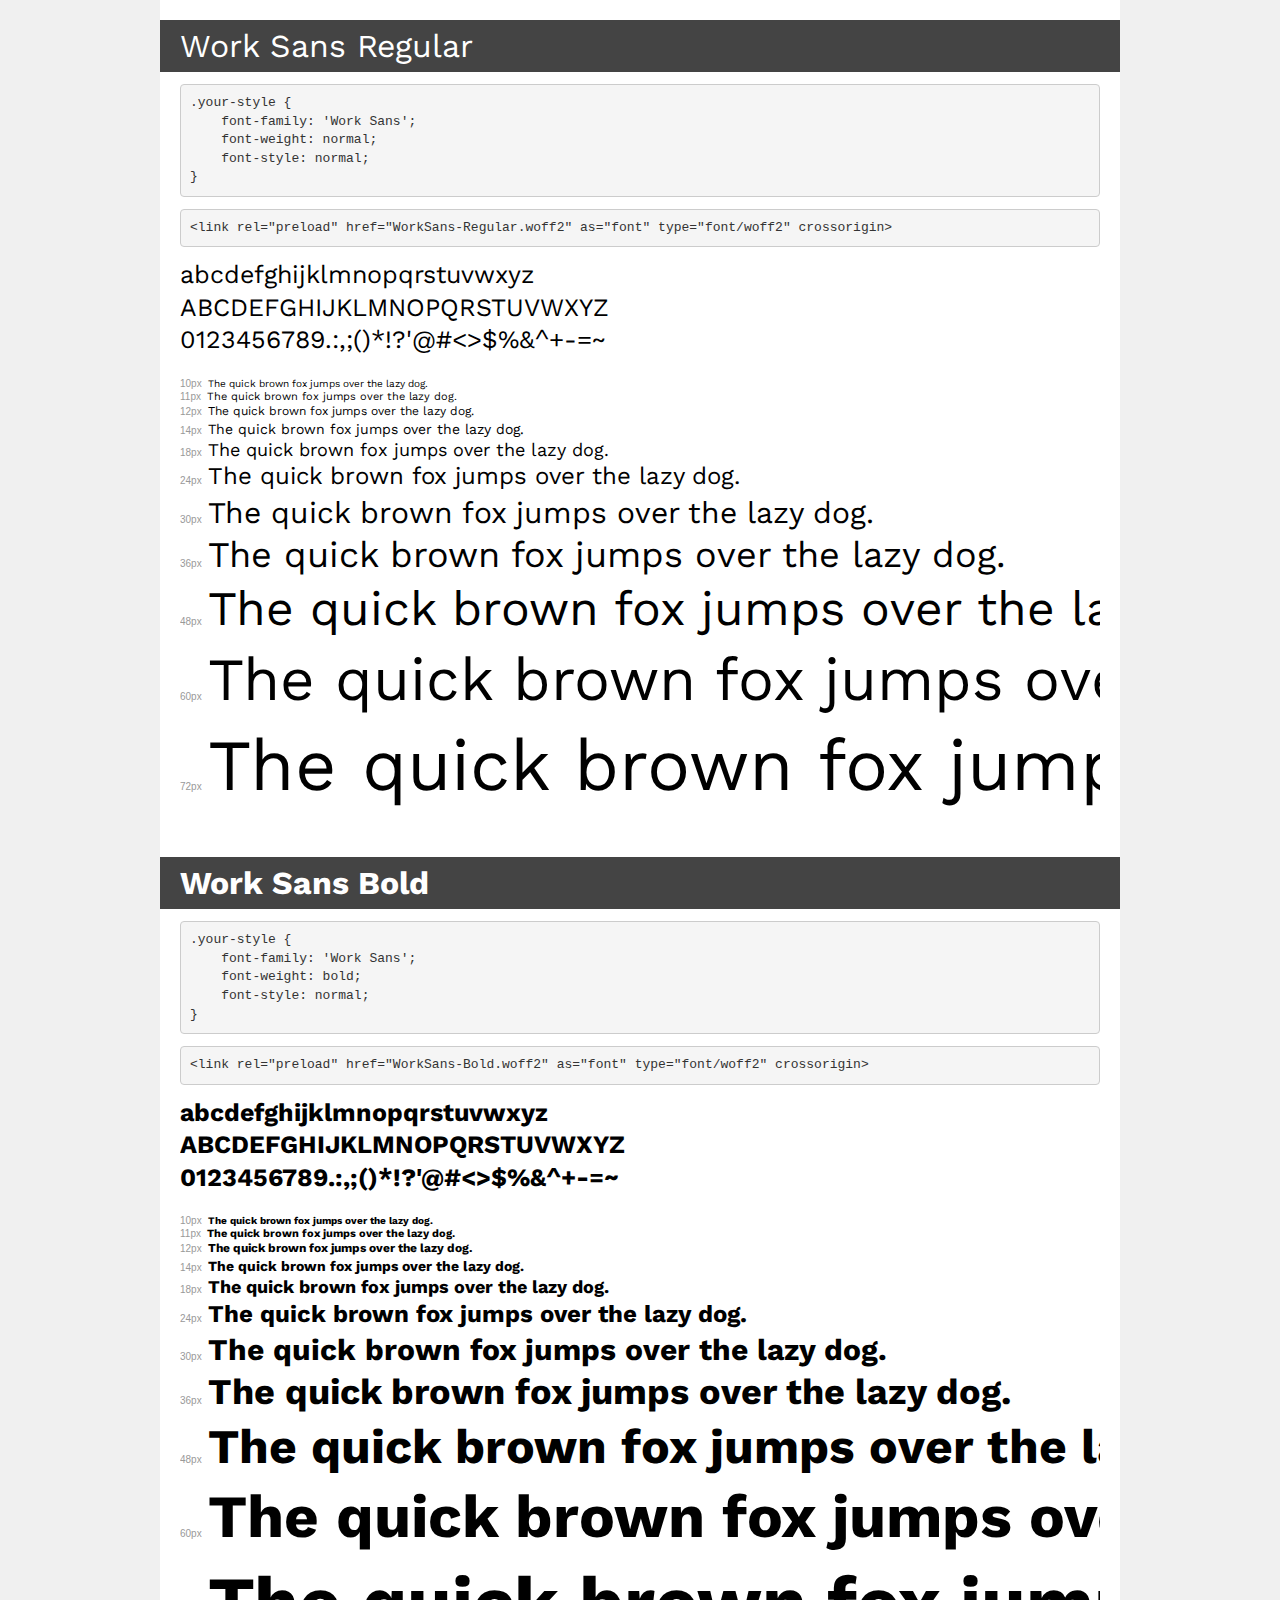
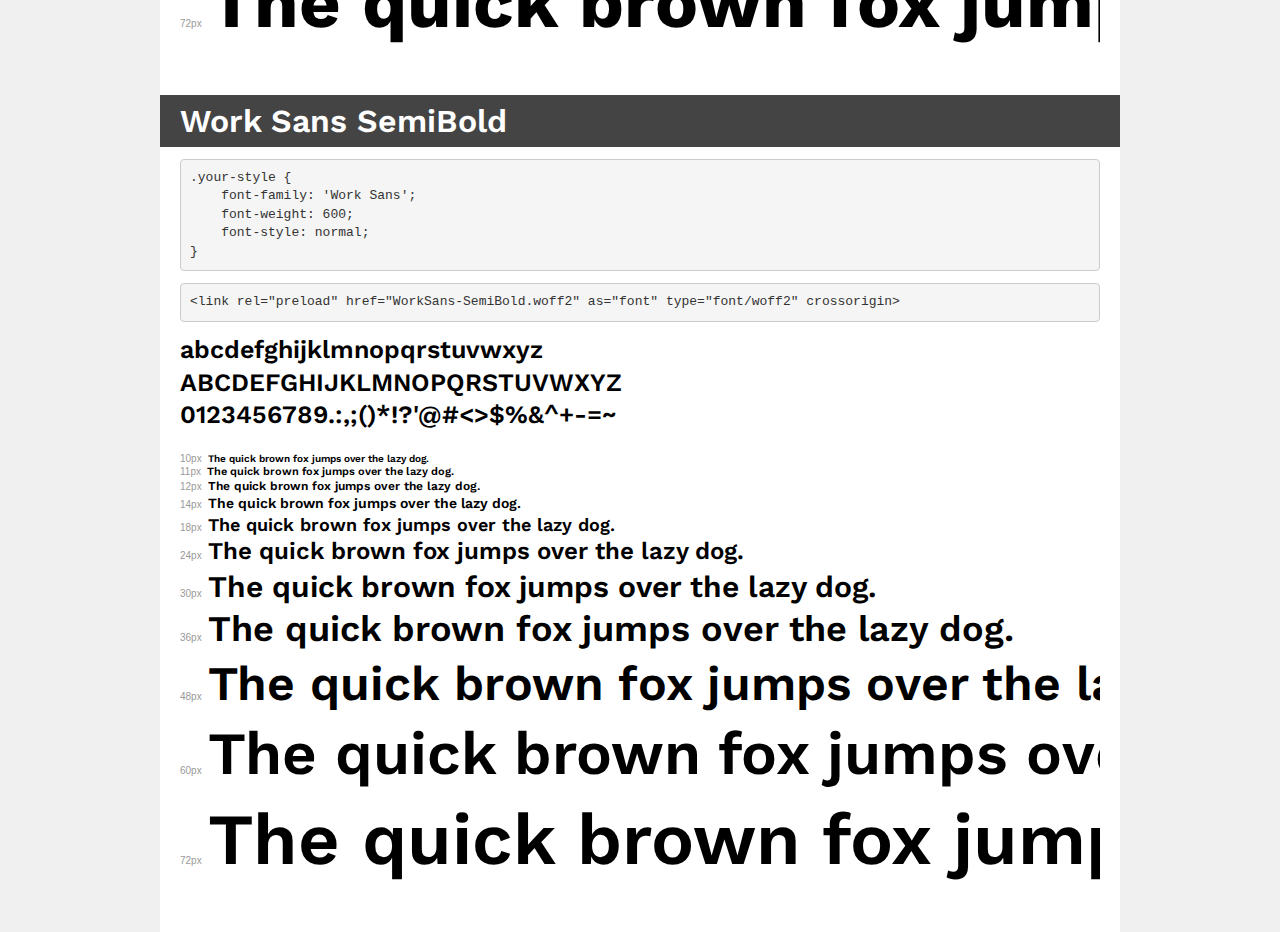
<file: faq-accordion-main/assets/fonts/demo.html>
<!DOCTYPE html>
<html lang="en">
<head>
    <meta charset="utf-8">
    <meta http-equiv="X-UA-Compatible" content="IE=edge">
    <meta name="viewport" content="width=device-width, initial-scale=1">
    <meta name="robots" content="noindex, noarchive">
    <meta name="format-detection" content="telephone=no">
    <title>Transfonter demo</title>
    <link href="stylesheet.css" rel="stylesheet">
    <style>
        /*
        http://meyerweb.com/eric/tools/css/reset/
        v2.0 | 20110126
        License: none (public domain)
        */
        html, body, div, span, applet, object, iframe,
        h1, h2, h3, h4, h5, h6, p, blockquote, pre,
        a, abbr, acronym, address, big, cite, code,
        del, dfn, em, img, ins, kbd, q, s, samp,
        small, strike, strong, sub, sup, tt, var,
        b, u, i, center,
        dl, dt, dd, ol, ul, li,
        fieldset, form, label, legend,
        table, caption, tbody, tfoot, thead, tr, th, td,
        article, aside, canvas, details, embed,
        figure, figcaption, footer, header, hgroup,
        menu, nav, output, ruby, section, summary,
        time, mark, audio, video {
            margin: 0;
            padding: 0;
            border: 0;
            font-size: 100%;
            font: inherit;
            vertical-align: baseline;
        }
        /* HTML5 display-role reset for older browsers */
        article, aside, details, figcaption, figure,
        footer, header, hgroup, menu, nav, section {
            display: block;
        }
        body {
            line-height: 1;
        }
        ol, ul {
            list-style: none;
        }
        blockquote, q {
            quotes: none;
        }
        blockquote:before, blockquote:after,
        q:before, q:after {
            content: '';
            content: none;
        }
        table {
            border-collapse: collapse;
            border-spacing: 0;
        }
        /* demo styles */
        body {
            background: #f0f0f0;
            color: #000;
        }
        .page {
            background: #fff;
            width: 920px;
            margin: 0 auto;
            padding: 20px 20px 0 20px;
            overflow: hidden;
        }
        .font-container {
            overflow-x: auto;
            overflow-y: hidden;
            margin-bottom: 40px;
            line-height: 1.3;
            white-space: nowrap;
            padding-bottom: 5px;
        }
        h1 {
            position: relative;
            background: #444;
            font-size: 32px;
            color: #fff;
            padding: 10px 20px;
            margin: 0 -20px 12px -20px;
        }
        .letters {
            font-size: 25px;
            margin-bottom: 20px;
        }
        .s10:before {
            content: '10px';
        }
        .s11:before {
            content: '11px';
        }
        .s12:before {
            content: '12px';
        }
        .s14:before {
            content: '14px';
        }
        .s18:before {
            content: '18px';
        }
        .s24:before {
            content: '24px';
        }
        .s30:before {
            content: '30px';
        }
        .s36:before {
            content: '36px';
        }
        .s48:before {
            content: '48px';
        }
        .s60:before {
            content: '60px';
        }
        .s72:before {
            content: '72px';
        }
        .s10:before, .s11:before, .s12:before, .s14:before,
        .s18:before, .s24:before, .s30:before, .s36:before,
        .s48:before, .s60:before, .s72:before {
            font-family: Arial, sans-serif;
            font-size: 10px;
            font-weight: normal;
            font-style: normal;
            color: #999;
            padding-right: 6px;
        }
        pre {
            display: block;
            padding: 9px;
            margin: 0 0 12px;
            font-family: Monaco, Menlo, Consolas, "Courier New", monospace;
            font-size: 13px;
            line-height: 1.428571429;
            color: #333;
            font-weight: normal;
            font-style: normal;
            background-color: #f5f5f5;
            border: 1px solid #ccc;
            overflow-x: auto;
            border-radius: 4px;
        }
        /* responsive */
        @media (max-width: 959px) {
            .page {
                width: auto;
                margin: 0;
            }
        }
    </style>
</head>
<body>
<div class="page">
    <div class="demo">
        <h1 style="font-family: 'Work Sans'; font-weight: normal; font-style: normal;">Work Sans Regular</h1>
        <pre title="Usage">.your-style {
    font-family: 'Work Sans';
    font-weight: normal;
    font-style: normal;
}</pre>
        <pre title="Preload (optional)">
&lt;link rel=&quot;preload&quot; href=&quot;WorkSans-Regular.woff2&quot; as=&quot;font&quot; type=&quot;font/woff2&quot; crossorigin&gt;</pre>
        <div class="font-container" style="font-family: 'Work Sans'; font-weight: normal; font-style: normal;">
            <p class="letters">
                abcdefghijklmnopqrstuvwxyz<br>
ABCDEFGHIJKLMNOPQRSTUVWXYZ<br>
                0123456789.:,;()*!?'@#&lt;&gt;$%&^+-=~
            </p>
            <p class="s10" style="font-size: 10px;">The quick brown fox jumps over the lazy dog.</p>
            <p class="s11" style="font-size: 11px;">The quick brown fox jumps over the lazy dog.</p>
            <p class="s12" style="font-size: 12px;">The quick brown fox jumps over the lazy dog.</p>
            <p class="s14" style="font-size: 14px;">The quick brown fox jumps over the lazy dog.</p>
            <p class="s18" style="font-size: 18px;">The quick brown fox jumps over the lazy dog.</p>
            <p class="s24" style="font-size: 24px;">The quick brown fox jumps over the lazy dog.</p>
            <p class="s30" style="font-size: 30px;">The quick brown fox jumps over the lazy dog.</p>
            <p class="s36" style="font-size: 36px;">The quick brown fox jumps over the lazy dog.</p>
            <p class="s48" style="font-size: 48px;">The quick brown fox jumps over the lazy dog.</p>
            <p class="s60" style="font-size: 60px;">The quick brown fox jumps over the lazy dog.</p>
            <p class="s72" style="font-size: 72px;">The quick brown fox jumps over the lazy dog.</p>
        </div>
    </div>

    <div class="demo">
        <h1 style="font-family: 'Work Sans'; font-weight: bold; font-style: normal;">Work Sans Bold</h1>
        <pre title="Usage">.your-style {
    font-family: 'Work Sans';
    font-weight: bold;
    font-style: normal;
}</pre>
        <pre title="Preload (optional)">
&lt;link rel=&quot;preload&quot; href=&quot;WorkSans-Bold.woff2&quot; as=&quot;font&quot; type=&quot;font/woff2&quot; crossorigin&gt;</pre>
        <div class="font-container" style="font-family: 'Work Sans'; font-weight: bold; font-style: normal;">
            <p class="letters">
                abcdefghijklmnopqrstuvwxyz<br>
ABCDEFGHIJKLMNOPQRSTUVWXYZ<br>
                0123456789.:,;()*!?'@#&lt;&gt;$%&^+-=~
            </p>
            <p class="s10" style="font-size: 10px;">The quick brown fox jumps over the lazy dog.</p>
            <p class="s11" style="font-size: 11px;">The quick brown fox jumps over the lazy dog.</p>
            <p class="s12" style="font-size: 12px;">The quick brown fox jumps over the lazy dog.</p>
            <p class="s14" style="font-size: 14px;">The quick brown fox jumps over the lazy dog.</p>
            <p class="s18" style="font-size: 18px;">The quick brown fox jumps over the lazy dog.</p>
            <p class="s24" style="font-size: 24px;">The quick brown fox jumps over the lazy dog.</p>
            <p class="s30" style="font-size: 30px;">The quick brown fox jumps over the lazy dog.</p>
            <p class="s36" style="font-size: 36px;">The quick brown fox jumps over the lazy dog.</p>
            <p class="s48" style="font-size: 48px;">The quick brown fox jumps over the lazy dog.</p>
            <p class="s60" style="font-size: 60px;">The quick brown fox jumps over the lazy dog.</p>
            <p class="s72" style="font-size: 72px;">The quick brown fox jumps over the lazy dog.</p>
        </div>
    </div>

    <div class="demo">
        <h1 style="font-family: 'Work Sans'; font-weight: 600; font-style: normal;">Work Sans SemiBold</h1>
        <pre title="Usage">.your-style {
    font-family: 'Work Sans';
    font-weight: 600;
    font-style: normal;
}</pre>
        <pre title="Preload (optional)">
&lt;link rel=&quot;preload&quot; href=&quot;WorkSans-SemiBold.woff2&quot; as=&quot;font&quot; type=&quot;font/woff2&quot; crossorigin&gt;</pre>
        <div class="font-container" style="font-family: 'Work Sans'; font-weight: 600; font-style: normal;">
            <p class="letters">
                abcdefghijklmnopqrstuvwxyz<br>
ABCDEFGHIJKLMNOPQRSTUVWXYZ<br>
                0123456789.:,;()*!?'@#&lt;&gt;$%&^+-=~
            </p>
            <p class="s10" style="font-size: 10px;">The quick brown fox jumps over the lazy dog.</p>
            <p class="s11" style="font-size: 11px;">The quick brown fox jumps over the lazy dog.</p>
            <p class="s12" style="font-size: 12px;">The quick brown fox jumps over the lazy dog.</p>
            <p class="s14" style="font-size: 14px;">The quick brown fox jumps over the lazy dog.</p>
            <p class="s18" style="font-size: 18px;">The quick brown fox jumps over the lazy dog.</p>
            <p class="s24" style="font-size: 24px;">The quick brown fox jumps over the lazy dog.</p>
            <p class="s30" style="font-size: 30px;">The quick brown fox jumps over the lazy dog.</p>
            <p class="s36" style="font-size: 36px;">The quick brown fox jumps over the lazy dog.</p>
            <p class="s48" style="font-size: 48px;">The quick brown fox jumps over the lazy dog.</p>
            <p class="s60" style="font-size: 60px;">The quick brown fox jumps over the lazy dog.</p>
            <p class="s72" style="font-size: 72px;">The quick brown fox jumps over the lazy dog.</p>
        </div>
    </div>

</div>
</body>
</html>
</file>
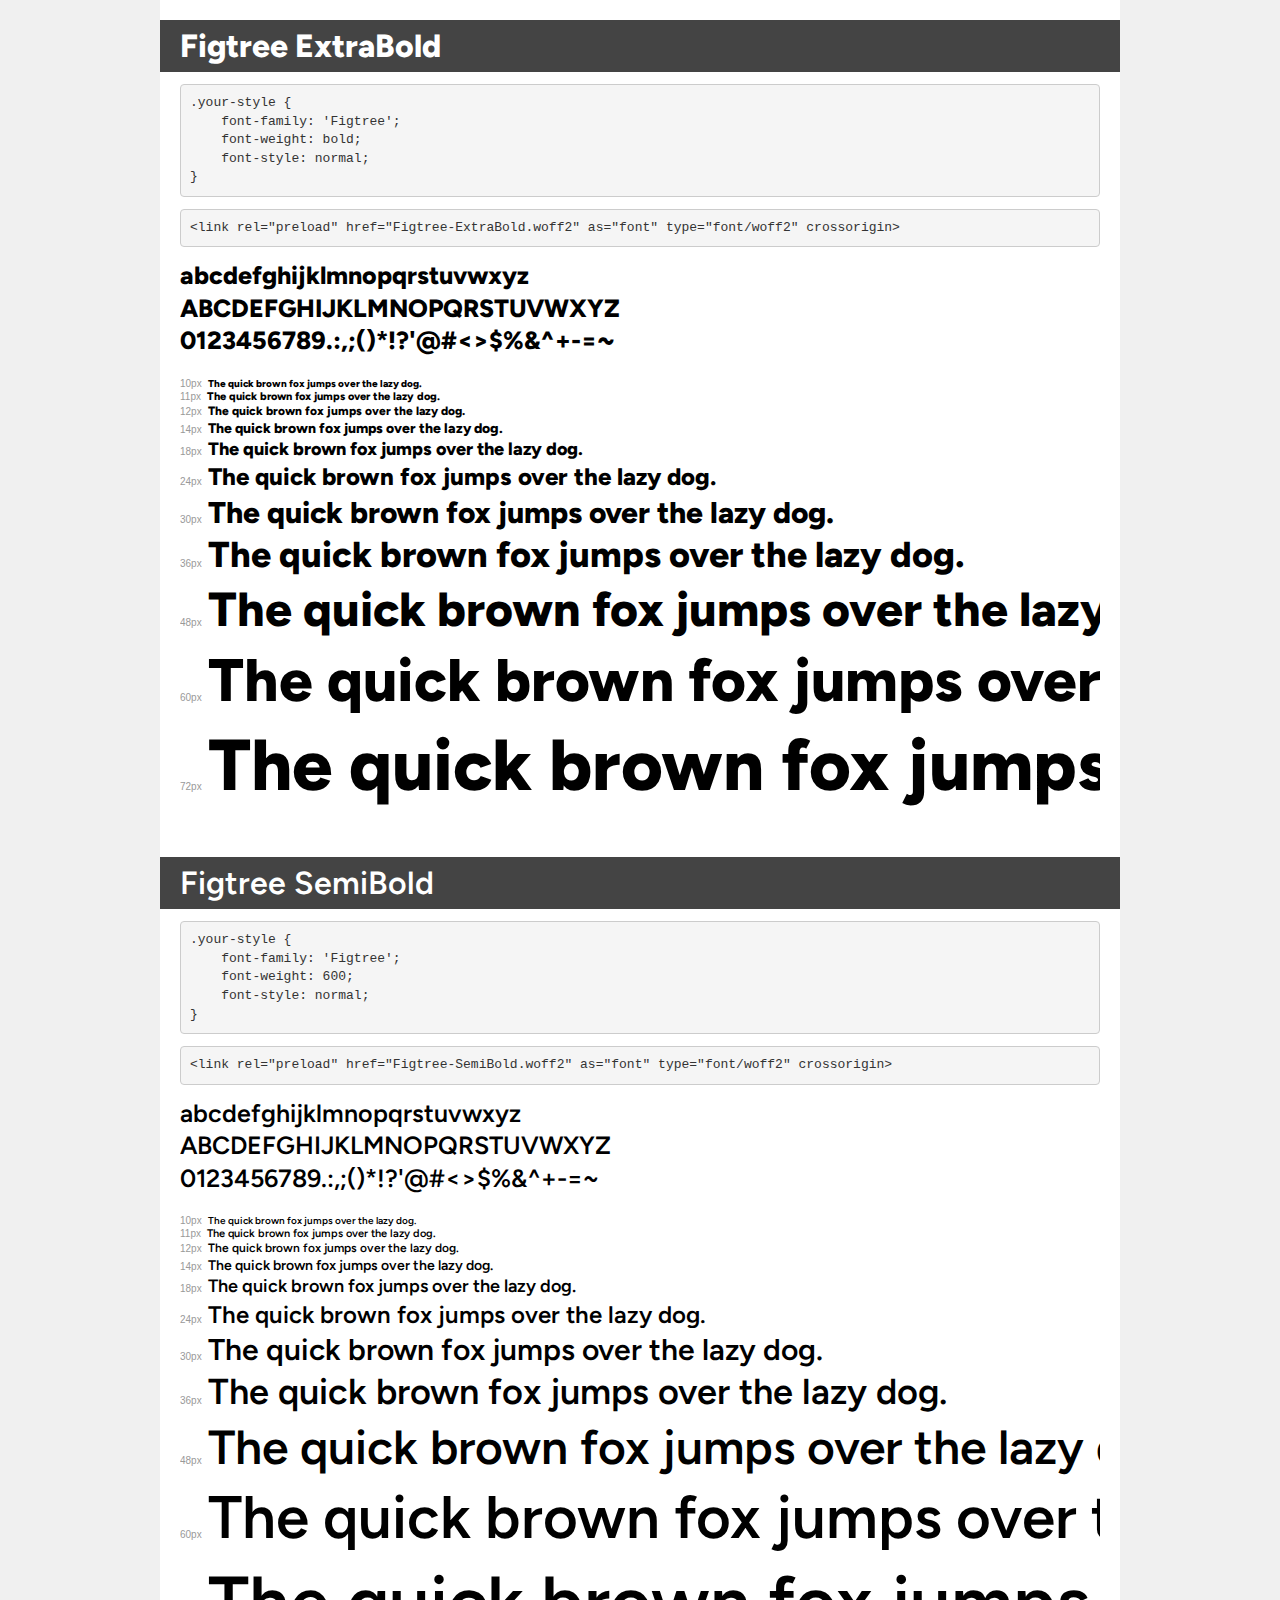
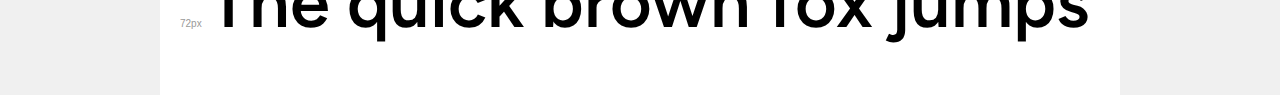
<file: blog-preview-card-main/assets/fonts/static/demo.html>
<!DOCTYPE html>
<html lang="en">
<head>
    <meta charset="utf-8">
    <meta http-equiv="X-UA-Compatible" content="IE=edge">
    <meta name="viewport" content="width=device-width, initial-scale=1">
    <meta name="robots" content="noindex, noarchive">
    <meta name="format-detection" content="telephone=no">
    <title>Transfonter demo</title>
    <link href="stylesheet.css" rel="stylesheet">
    <style>
        /*
        http://meyerweb.com/eric/tools/css/reset/
        v2.0 | 20110126
        License: none (public domain)
        */
        html, body, div, span, applet, object, iframe,
        h1, h2, h3, h4, h5, h6, p, blockquote, pre,
        a, abbr, acronym, address, big, cite, code,
        del, dfn, em, img, ins, kbd, q, s, samp,
        small, strike, strong, sub, sup, tt, var,
        b, u, i, center,
        dl, dt, dd, ol, ul, li,
        fieldset, form, label, legend,
        table, caption, tbody, tfoot, thead, tr, th, td,
        article, aside, canvas, details, embed,
        figure, figcaption, footer, header, hgroup,
        menu, nav, output, ruby, section, summary,
        time, mark, audio, video {
            margin: 0;
            padding: 0;
            border: 0;
            font-size: 100%;
            font: inherit;
            vertical-align: baseline;
        }
        /* HTML5 display-role reset for older browsers */
        article, aside, details, figcaption, figure,
        footer, header, hgroup, menu, nav, section {
            display: block;
        }
        body {
            line-height: 1;
        }
        ol, ul {
            list-style: none;
        }
        blockquote, q {
            quotes: none;
        }
        blockquote:before, blockquote:after,
        q:before, q:after {
            content: '';
            content: none;
        }
        table {
            border-collapse: collapse;
            border-spacing: 0;
        }
        /* demo styles */
        body {
            background: #f0f0f0;
            color: #000;
        }
        .page {
            background: #fff;
            width: 920px;
            margin: 0 auto;
            padding: 20px 20px 0 20px;
            overflow: hidden;
        }
        .font-container {
            overflow-x: auto;
            overflow-y: hidden;
            margin-bottom: 40px;
            line-height: 1.3;
            white-space: nowrap;
            padding-bottom: 5px;
        }
        h1 {
            position: relative;
            background: #444;
            font-size: 32px;
            color: #fff;
            padding: 10px 20px;
            margin: 0 -20px 12px -20px;
        }
        .letters {
            font-size: 25px;
            margin-bottom: 20px;
        }
        .s10:before {
            content: '10px';
        }
        .s11:before {
            content: '11px';
        }
        .s12:before {
            content: '12px';
        }
        .s14:before {
            content: '14px';
        }
        .s18:before {
            content: '18px';
        }
        .s24:before {
            content: '24px';
        }
        .s30:before {
            content: '30px';
        }
        .s36:before {
            content: '36px';
        }
        .s48:before {
            content: '48px';
        }
        .s60:before {
            content: '60px';
        }
        .s72:before {
            content: '72px';
        }
        .s10:before, .s11:before, .s12:before, .s14:before,
        .s18:before, .s24:before, .s30:before, .s36:before,
        .s48:before, .s60:before, .s72:before {
            font-family: Arial, sans-serif;
            font-size: 10px;
            font-weight: normal;
            font-style: normal;
            color: #999;
            padding-right: 6px;
        }
        pre {
            display: block;
            padding: 9px;
            margin: 0 0 12px;
            font-family: Monaco, Menlo, Consolas, "Courier New", monospace;
            font-size: 13px;
            line-height: 1.428571429;
            color: #333;
            font-weight: normal;
            font-style: normal;
            background-color: #f5f5f5;
            border: 1px solid #ccc;
            overflow-x: auto;
            border-radius: 4px;
        }
        /* responsive */
        @media (max-width: 959px) {
            .page {
                width: auto;
                margin: 0;
            }
        }
    </style>
</head>
<body>
<div class="page">
    <div class="demo">
        <h1 style="font-family: 'Figtree'; font-weight: bold; font-style: normal;">Figtree ExtraBold</h1>
        <pre title="Usage">.your-style {
    font-family: 'Figtree';
    font-weight: bold;
    font-style: normal;
}</pre>
        <pre title="Preload (optional)">
&lt;link rel=&quot;preload&quot; href=&quot;Figtree-ExtraBold.woff2&quot; as=&quot;font&quot; type=&quot;font/woff2&quot; crossorigin&gt;</pre>
        <div class="font-container" style="font-family: 'Figtree'; font-weight: bold; font-style: normal;">
            <p class="letters">
                abcdefghijklmnopqrstuvwxyz<br>
ABCDEFGHIJKLMNOPQRSTUVWXYZ<br>
                0123456789.:,;()*!?'@#&lt;&gt;$%&^+-=~
            </p>
            <p class="s10" style="font-size: 10px;">The quick brown fox jumps over the lazy dog.</p>
            <p class="s11" style="font-size: 11px;">The quick brown fox jumps over the lazy dog.</p>
            <p class="s12" style="font-size: 12px;">The quick brown fox jumps over the lazy dog.</p>
            <p class="s14" style="font-size: 14px;">The quick brown fox jumps over the lazy dog.</p>
            <p class="s18" style="font-size: 18px;">The quick brown fox jumps over the lazy dog.</p>
            <p class="s24" style="font-size: 24px;">The quick brown fox jumps over the lazy dog.</p>
            <p class="s30" style="font-size: 30px;">The quick brown fox jumps over the lazy dog.</p>
            <p class="s36" style="font-size: 36px;">The quick brown fox jumps over the lazy dog.</p>
            <p class="s48" style="font-size: 48px;">The quick brown fox jumps over the lazy dog.</p>
            <p class="s60" style="font-size: 60px;">The quick brown fox jumps over the lazy dog.</p>
            <p class="s72" style="font-size: 72px;">The quick brown fox jumps over the lazy dog.</p>
        </div>
    </div>

    <div class="demo">
        <h1 style="font-family: 'Figtree'; font-weight: 600; font-style: normal;">Figtree SemiBold</h1>
        <pre title="Usage">.your-style {
    font-family: 'Figtree';
    font-weight: 600;
    font-style: normal;
}</pre>
        <pre title="Preload (optional)">
&lt;link rel=&quot;preload&quot; href=&quot;Figtree-SemiBold.woff2&quot; as=&quot;font&quot; type=&quot;font/woff2&quot; crossorigin&gt;</pre>
        <div class="font-container" style="font-family: 'Figtree'; font-weight: 600; font-style: normal;">
            <p class="letters">
                abcdefghijklmnopqrstuvwxyz<br>
ABCDEFGHIJKLMNOPQRSTUVWXYZ<br>
                0123456789.:,;()*!?'@#&lt;&gt;$%&^+-=~
            </p>
            <p class="s10" style="font-size: 10px;">The quick brown fox jumps over the lazy dog.</p>
            <p class="s11" style="font-size: 11px;">The quick brown fox jumps over the lazy dog.</p>
            <p class="s12" style="font-size: 12px;">The quick brown fox jumps over the lazy dog.</p>
            <p class="s14" style="font-size: 14px;">The quick brown fox jumps over the lazy dog.</p>
            <p class="s18" style="font-size: 18px;">The quick brown fox jumps over the lazy dog.</p>
            <p class="s24" style="font-size: 24px;">The quick brown fox jumps over the lazy dog.</p>
            <p class="s30" style="font-size: 30px;">The quick brown fox jumps over the lazy dog.</p>
            <p class="s36" style="font-size: 36px;">The quick brown fox jumps over the lazy dog.</p>
            <p class="s48" style="font-size: 48px;">The quick brown fox jumps over the lazy dog.</p>
            <p class="s60" style="font-size: 60px;">The quick brown fox jumps over the lazy dog.</p>
            <p class="s72" style="font-size: 72px;">The quick brown fox jumps over the lazy dog.</p>
        </div>
    </div>

</div>
</body>
</html>
</file>
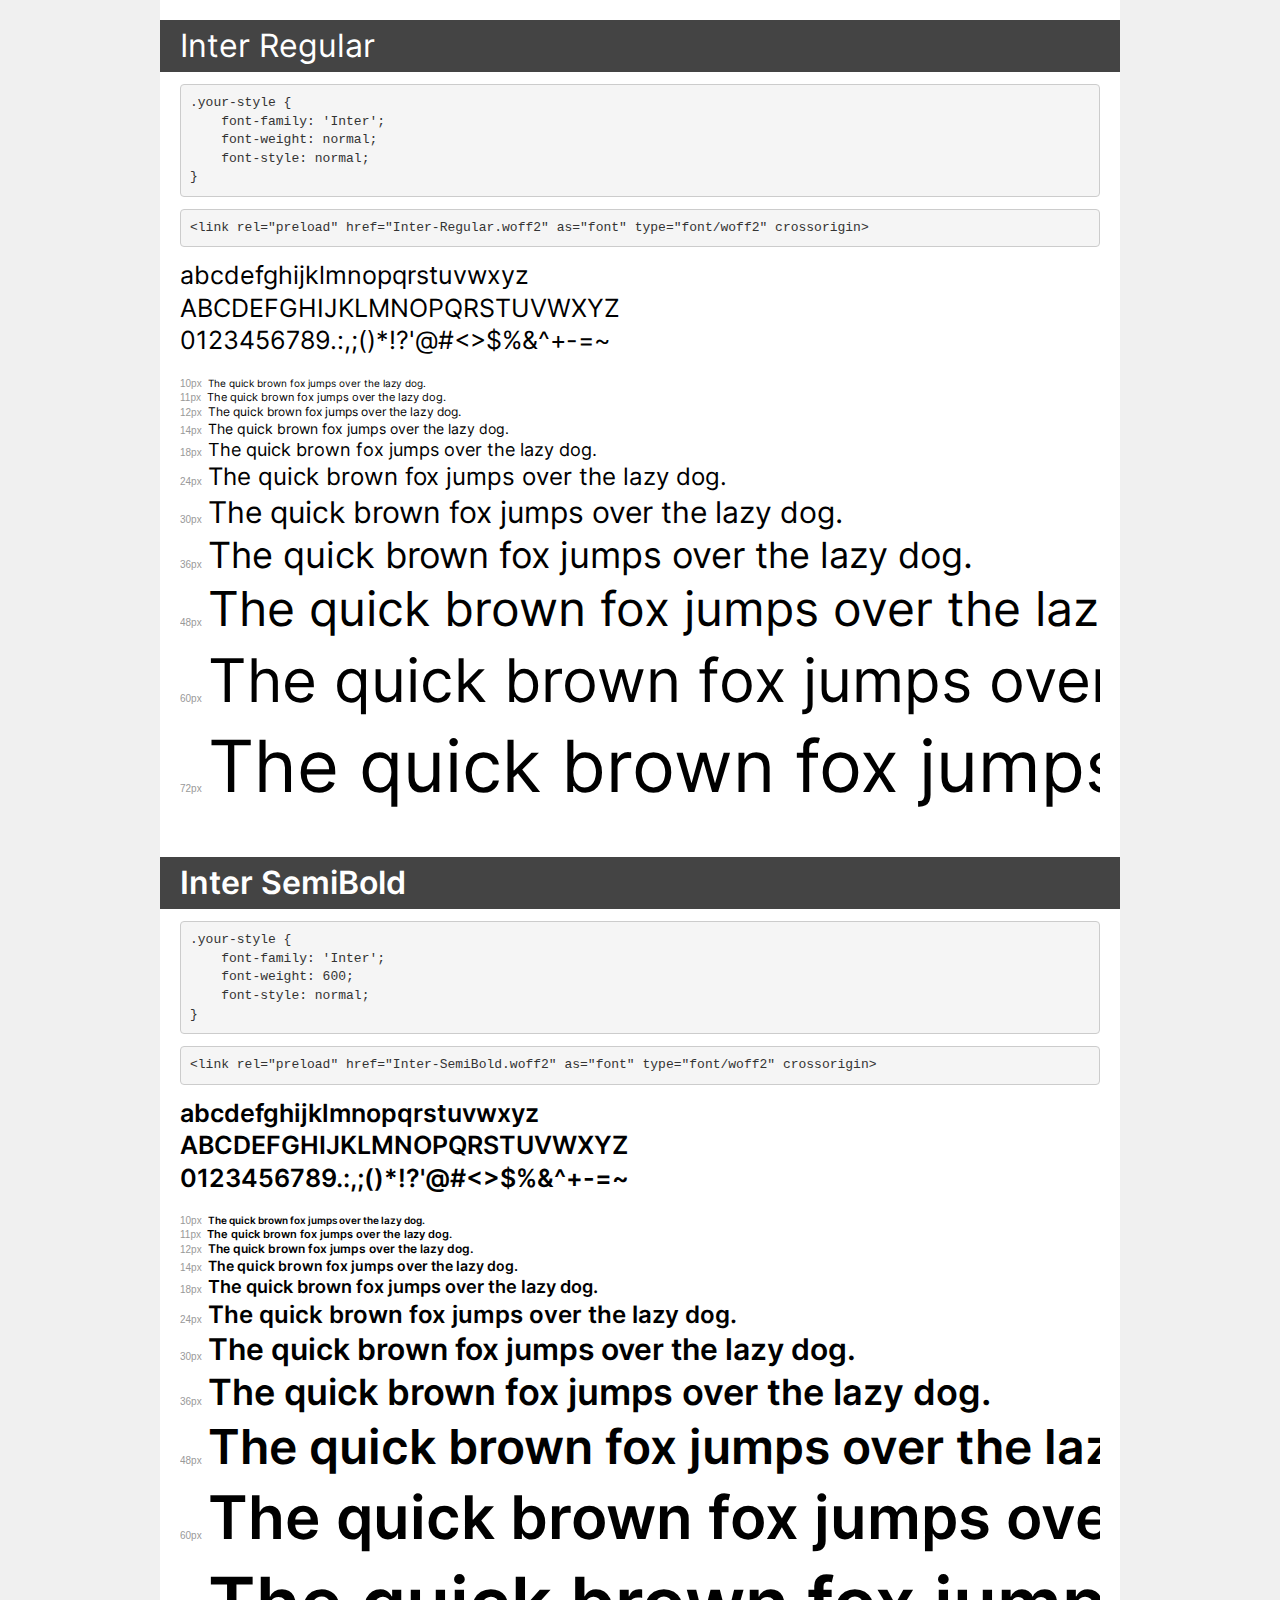
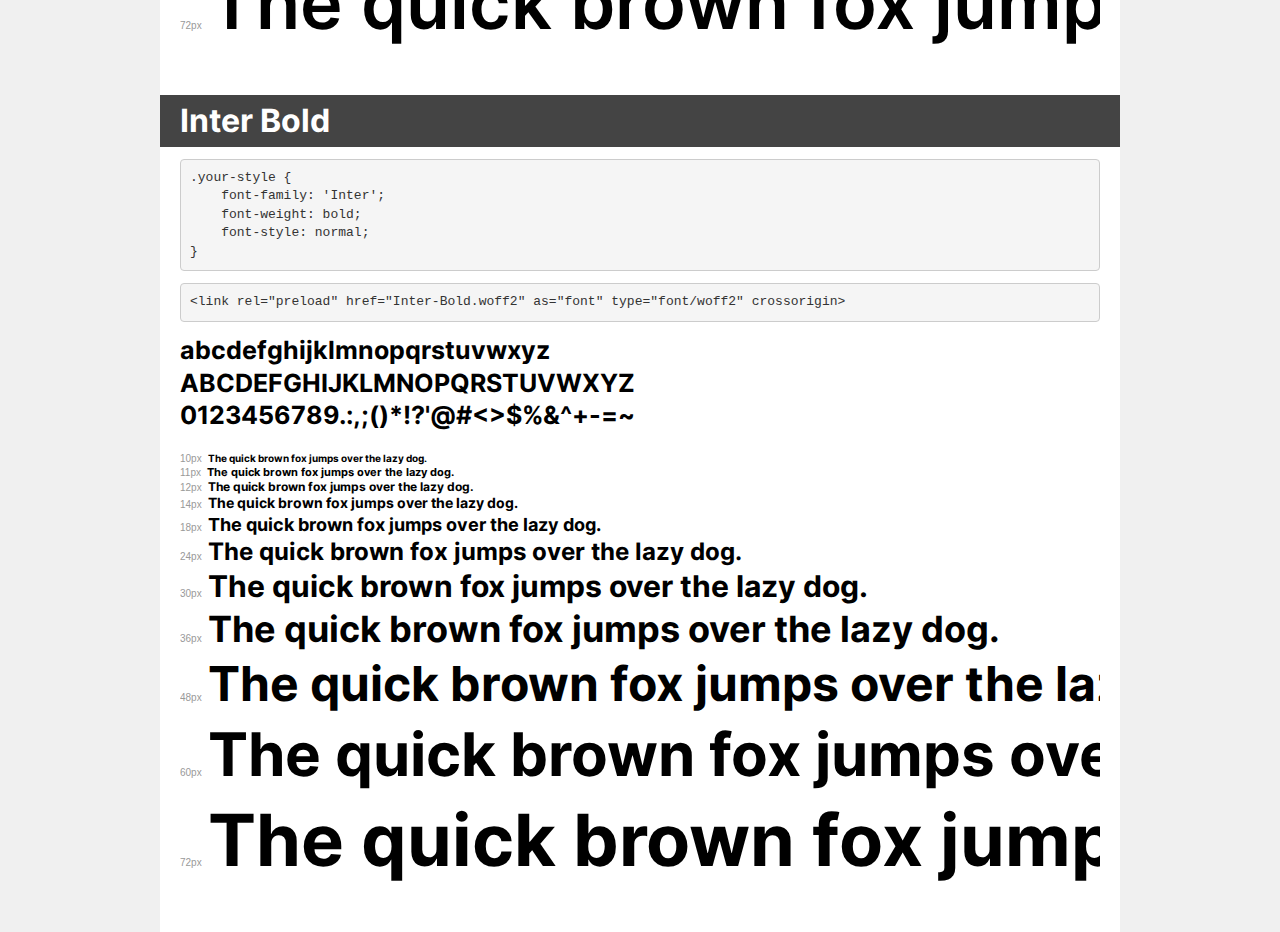
<file: Social links profile/social-links-profile-main/assets/fonts/demo.html>
<!DOCTYPE html>
<html lang="en">
<head>
    <meta charset="utf-8">
    <meta http-equiv="X-UA-Compatible" content="IE=edge">
    <meta name="viewport" content="width=device-width, initial-scale=1">
    <meta name="robots" content="noindex, noarchive">
    <meta name="format-detection" content="telephone=no">
    <title>Transfonter demo</title>
    <link href="stylesheet.css" rel="stylesheet">
    <style>
        /*
        http://meyerweb.com/eric/tools/css/reset/
        v2.0 | 20110126
        License: none (public domain)
        */
        html, body, div, span, applet, object, iframe,
        h1, h2, h3, h4, h5, h6, p, blockquote, pre,
        a, abbr, acronym, address, big, cite, code,
        del, dfn, em, img, ins, kbd, q, s, samp,
        small, strike, strong, sub, sup, tt, var,
        b, u, i, center,
        dl, dt, dd, ol, ul, li,
        fieldset, form, label, legend,
        table, caption, tbody, tfoot, thead, tr, th, td,
        article, aside, canvas, details, embed,
        figure, figcaption, footer, header, hgroup,
        menu, nav, output, ruby, section, summary,
        time, mark, audio, video {
            margin: 0;
            padding: 0;
            border: 0;
            font-size: 100%;
            font: inherit;
            vertical-align: baseline;
        }
        /* HTML5 display-role reset for older browsers */
        article, aside, details, figcaption, figure,
        footer, header, hgroup, menu, nav, section {
            display: block;
        }
        body {
            line-height: 1;
        }
        ol, ul {
            list-style: none;
        }
        blockquote, q {
            quotes: none;
        }
        blockquote:before, blockquote:after,
        q:before, q:after {
            content: '';
            content: none;
        }
        table {
            border-collapse: collapse;
            border-spacing: 0;
        }
        /* demo styles */
        body {
            background: #f0f0f0;
            color: #000;
        }
        .page {
            background: #fff;
            width: 920px;
            margin: 0 auto;
            padding: 20px 20px 0 20px;
            overflow: hidden;
        }
        .font-container {
            overflow-x: auto;
            overflow-y: hidden;
            margin-bottom: 40px;
            line-height: 1.3;
            white-space: nowrap;
            padding-bottom: 5px;
        }
        h1 {
            position: relative;
            background: #444;
            font-size: 32px;
            color: #fff;
            padding: 10px 20px;
            margin: 0 -20px 12px -20px;
        }
        .letters {
            font-size: 25px;
            margin-bottom: 20px;
        }
        .s10:before {
            content: '10px';
        }
        .s11:before {
            content: '11px';
        }
        .s12:before {
            content: '12px';
        }
        .s14:before {
            content: '14px';
        }
        .s18:before {
            content: '18px';
        }
        .s24:before {
            content: '24px';
        }
        .s30:before {
            content: '30px';
        }
        .s36:before {
            content: '36px';
        }
        .s48:before {
            content: '48px';
        }
        .s60:before {
            content: '60px';
        }
        .s72:before {
            content: '72px';
        }
        .s10:before, .s11:before, .s12:before, .s14:before,
        .s18:before, .s24:before, .s30:before, .s36:before,
        .s48:before, .s60:before, .s72:before {
            font-family: Arial, sans-serif;
            font-size: 10px;
            font-weight: normal;
            font-style: normal;
            color: #999;
            padding-right: 6px;
        }
        pre {
            display: block;
            padding: 9px;
            margin: 0 0 12px;
            font-family: Monaco, Menlo, Consolas, "Courier New", monospace;
            font-size: 13px;
            line-height: 1.428571429;
            color: #333;
            font-weight: normal;
            font-style: normal;
            background-color: #f5f5f5;
            border: 1px solid #ccc;
            overflow-x: auto;
            border-radius: 4px;
        }
        /* responsive */
        @media (max-width: 959px) {
            .page {
                width: auto;
                margin: 0;
            }
        }
    </style>
</head>
<body>
<div class="page">
    <div class="demo">
        <h1 style="font-family: 'Inter'; font-weight: normal; font-style: normal;">Inter Regular</h1>
        <pre title="Usage">.your-style {
    font-family: 'Inter';
    font-weight: normal;
    font-style: normal;
}</pre>
        <pre title="Preload (optional)">
&lt;link rel=&quot;preload&quot; href=&quot;Inter-Regular.woff2&quot; as=&quot;font&quot; type=&quot;font/woff2&quot; crossorigin&gt;</pre>
        <div class="font-container" style="font-family: 'Inter'; font-weight: normal; font-style: normal;">
            <p class="letters">
                abcdefghijklmnopqrstuvwxyz<br>
ABCDEFGHIJKLMNOPQRSTUVWXYZ<br>
                0123456789.:,;()*!?'@#&lt;&gt;$%&^+-=~
            </p>
            <p class="s10" style="font-size: 10px;">The quick brown fox jumps over the lazy dog.</p>
            <p class="s11" style="font-size: 11px;">The quick brown fox jumps over the lazy dog.</p>
            <p class="s12" style="font-size: 12px;">The quick brown fox jumps over the lazy dog.</p>
            <p class="s14" style="font-size: 14px;">The quick brown fox jumps over the lazy dog.</p>
            <p class="s18" style="font-size: 18px;">The quick brown fox jumps over the lazy dog.</p>
            <p class="s24" style="font-size: 24px;">The quick brown fox jumps over the lazy dog.</p>
            <p class="s30" style="font-size: 30px;">The quick brown fox jumps over the lazy dog.</p>
            <p class="s36" style="font-size: 36px;">The quick brown fox jumps over the lazy dog.</p>
            <p class="s48" style="font-size: 48px;">The quick brown fox jumps over the lazy dog.</p>
            <p class="s60" style="font-size: 60px;">The quick brown fox jumps over the lazy dog.</p>
            <p class="s72" style="font-size: 72px;">The quick brown fox jumps over the lazy dog.</p>
        </div>
    </div>

    <div class="demo">
        <h1 style="font-family: 'Inter'; font-weight: 600; font-style: normal;">Inter SemiBold</h1>
        <pre title="Usage">.your-style {
    font-family: 'Inter';
    font-weight: 600;
    font-style: normal;
}</pre>
        <pre title="Preload (optional)">
&lt;link rel=&quot;preload&quot; href=&quot;Inter-SemiBold.woff2&quot; as=&quot;font&quot; type=&quot;font/woff2&quot; crossorigin&gt;</pre>
        <div class="font-container" style="font-family: 'Inter'; font-weight: 600; font-style: normal;">
            <p class="letters">
                abcdefghijklmnopqrstuvwxyz<br>
ABCDEFGHIJKLMNOPQRSTUVWXYZ<br>
                0123456789.:,;()*!?'@#&lt;&gt;$%&^+-=~
            </p>
            <p class="s10" style="font-size: 10px;">The quick brown fox jumps over the lazy dog.</p>
            <p class="s11" style="font-size: 11px;">The quick brown fox jumps over the lazy dog.</p>
            <p class="s12" style="font-size: 12px;">The quick brown fox jumps over the lazy dog.</p>
            <p class="s14" style="font-size: 14px;">The quick brown fox jumps over the lazy dog.</p>
            <p class="s18" style="font-size: 18px;">The quick brown fox jumps over the lazy dog.</p>
            <p class="s24" style="font-size: 24px;">The quick brown fox jumps over the lazy dog.</p>
            <p class="s30" style="font-size: 30px;">The quick brown fox jumps over the lazy dog.</p>
            <p class="s36" style="font-size: 36px;">The quick brown fox jumps over the lazy dog.</p>
            <p class="s48" style="font-size: 48px;">The quick brown fox jumps over the lazy dog.</p>
            <p class="s60" style="font-size: 60px;">The quick brown fox jumps over the lazy dog.</p>
            <p class="s72" style="font-size: 72px;">The quick brown fox jumps over the lazy dog.</p>
        </div>
    </div>

    <div class="demo">
        <h1 style="font-family: 'Inter'; font-weight: bold; font-style: normal;">Inter Bold</h1>
        <pre title="Usage">.your-style {
    font-family: 'Inter';
    font-weight: bold;
    font-style: normal;
}</pre>
        <pre title="Preload (optional)">
&lt;link rel=&quot;preload&quot; href=&quot;Inter-Bold.woff2&quot; as=&quot;font&quot; type=&quot;font/woff2&quot; crossorigin&gt;</pre>
        <div class="font-container" style="font-family: 'Inter'; font-weight: bold; font-style: normal;">
            <p class="letters">
                abcdefghijklmnopqrstuvwxyz<br>
ABCDEFGHIJKLMNOPQRSTUVWXYZ<br>
                0123456789.:,;()*!?'@#&lt;&gt;$%&^+-=~
            </p>
            <p class="s10" style="font-size: 10px;">The quick brown fox jumps over the lazy dog.</p>
            <p class="s11" style="font-size: 11px;">The quick brown fox jumps over the lazy dog.</p>
            <p class="s12" style="font-size: 12px;">The quick brown fox jumps over the lazy dog.</p>
            <p class="s14" style="font-size: 14px;">The quick brown fox jumps over the lazy dog.</p>
            <p class="s18" style="font-size: 18px;">The quick brown fox jumps over the lazy dog.</p>
            <p class="s24" style="font-size: 24px;">The quick brown fox jumps over the lazy dog.</p>
            <p class="s30" style="font-size: 30px;">The quick brown fox jumps over the lazy dog.</p>
            <p class="s36" style="font-size: 36px;">The quick brown fox jumps over the lazy dog.</p>
            <p class="s48" style="font-size: 48px;">The quick brown fox jumps over the lazy dog.</p>
            <p class="s60" style="font-size: 60px;">The quick brown fox jumps over the lazy dog.</p>
            <p class="s72" style="font-size: 72px;">The quick brown fox jumps over the lazy dog.</p>
        </div>
    </div>

</div>
</body>
</html>
</file>
<file: faq-accordion-main/assets/fonts/stylesheet.css>
@font-face {
    font-family: 'Work Sans';
    src: url('WorkSans-Regular.woff2') format('woff2'),
        url('WorkSans-Regular.woff') format('woff');
    font-weight: normal;
    font-style: normal;
    font-display: swap;
}

@font-face {
    font-family: 'Work Sans';
    src: url('WorkSans-Bold.woff2') format('woff2'),
        url('WorkSans-Bold.woff') format('woff');
    font-weight: bold;
    font-style: normal;
    font-display: swap;
}

@font-face {
    font-family: 'Work Sans';
    src: url('WorkSans-SemiBold.woff2') format('woff2'),
        url('WorkSans-SemiBold.woff') format('woff');
    font-weight: 600;
    font-style: normal;
    font-display: swap;
}
</file>
<file: blog-preview-card-main/assets/fonts/static/stylesheet.css>
@font-face {
    font-family: 'Figtree';
    src: url('Figtree-ExtraBold.woff2') format('woff2'),
        url('Figtree-ExtraBold.woff') format('woff');
    font-weight: bold;
    font-style: normal;
    font-display: swap;
}

@font-face {
    font-family: 'Figtree';
    src: url('Figtree-SemiBold.woff2') format('woff2'),
        url('Figtree-SemiBold.woff') format('woff');
    font-weight: 600;
    font-style: normal;
    font-display: swap;
}
</file>
<file: Social links profile/social-links-profile-main/assets/fonts/stylesheet.css>
@font-face {
    font-family: 'Inter';
    src: url('Inter-Regular.woff2') format('woff2'),
        url('Inter-Regular.woff') format('woff');
    font-weight: normal;
    font-style: normal;
    font-display: swap;
}

@font-face {
    font-family: 'Inter';
    src: url('Inter-SemiBold.woff2') format('woff2'),
        url('Inter-SemiBold.woff') format('woff');
    font-weight: 600;
    font-style: normal;
    font-display: swap;
}

@font-face {
    font-family: 'Inter';
    src: url('Inter-Bold.woff2') format('woff2'),
        url('Inter-Bold.woff') format('woff');
    font-weight: bold;
    font-style: normal;
    font-display: swap;
}
</file>
